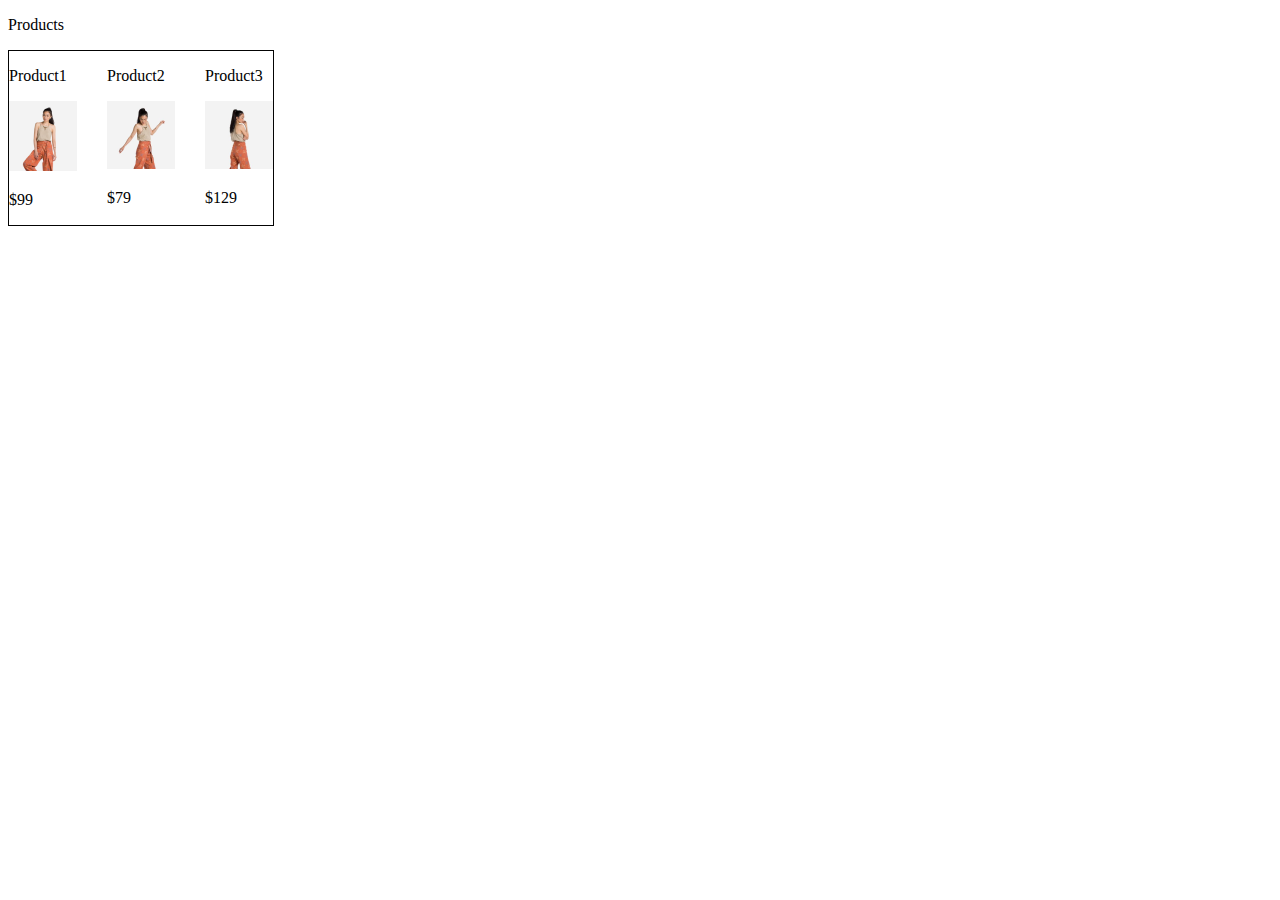
<file: test/index.html>
<!DOCTYPE html>
<html lang="en">
<head>
    <link rel="stylesheet" href="products.css">
    <link rel="stylesheet" href="product.css">
    <meta charset="UTF-8">
    <title>Title</title>

</head>
<body>
<div id="content">
    <p id="p1">Products</p>
    <div id="products"></div>
</div>
</body>
<script type="module" src="main.js"></script>
<script type="module" src="appendProducts.js"></script>
</html>
</file>
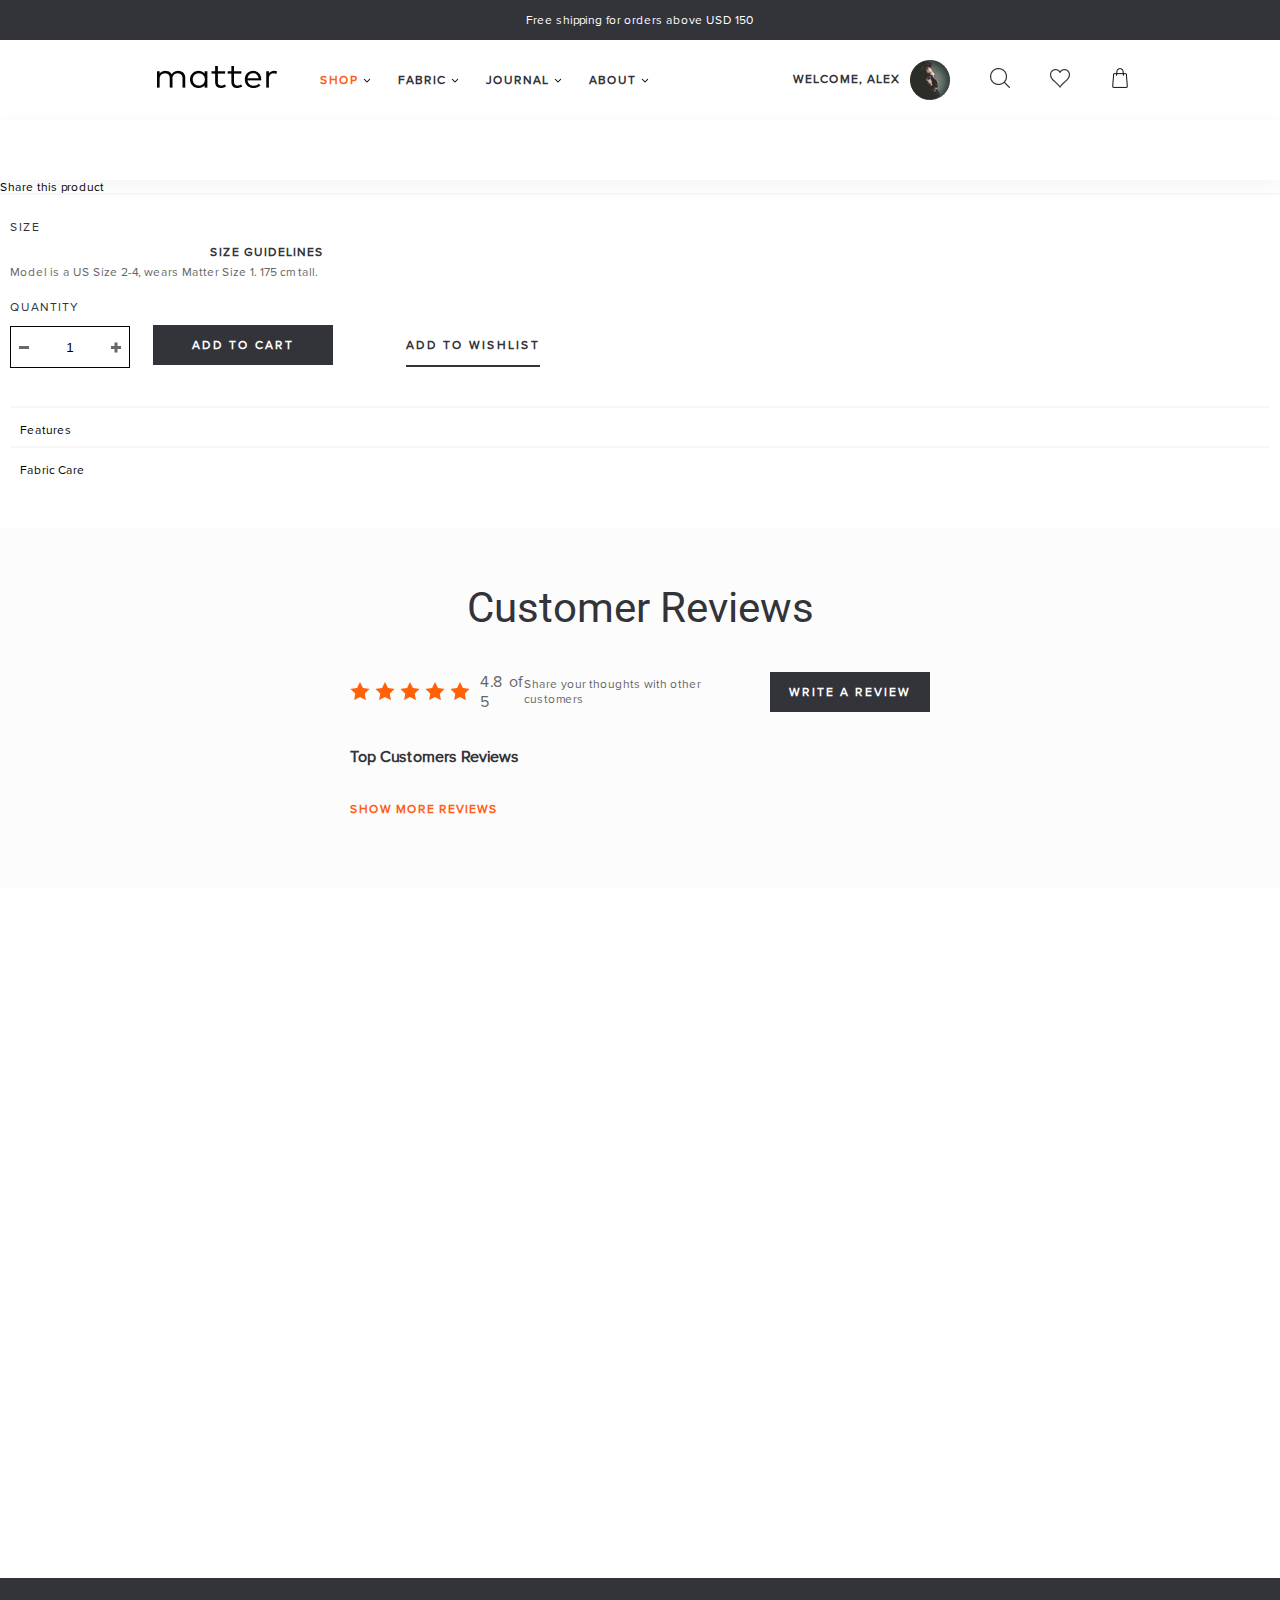
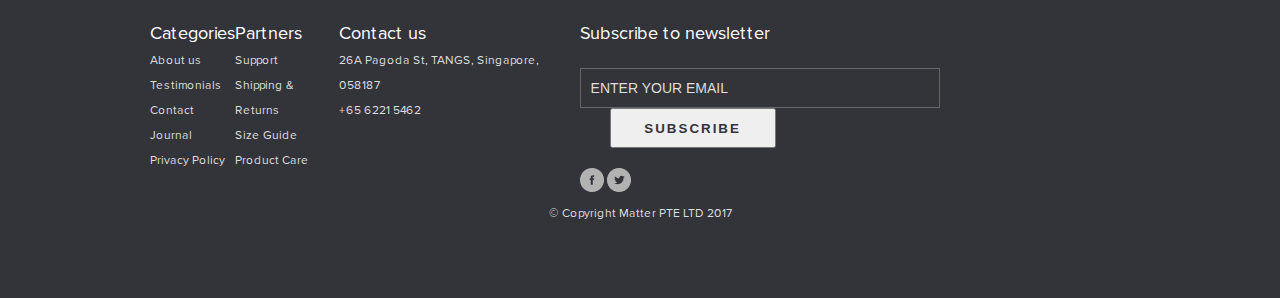
<file: product-page/product.html>
<!DOCTYPE html>
<html lang="en">
<head>
    <meta charset="UTF-8">
    <title>TestProduct</title>
    <link rel="preconnect" href="https://fonts.googleapis.com">
    <link rel="preconnect" href="https://fonts.gstatic.com" crossorigin>
    <link href="https://fonts.googleapis.com/css2?family=Roboto&display=swap" rel="stylesheet">
    <link rel="stylesheet" href="../style/general.css">
    <link rel="stylesheet" href="../style/header.css">
    <link rel="stylesheet" href="../style/menu.css">

    <link rel="stylesheet" href="../style/footer.css">

    <link rel="stylesheet" href="/product-page/product-page-marking.css">
</head>
<body>
<div class="underline">Free shipping for orders above USD 150</div>


<!--Header-->

<div class="header">
    <div class="header-pages">
        <a href="#" class="logo"><img src="../img/Logo.png" alt="logo"></a>
        <a href="#" class="header-page activePage">SHOP</a>
        <a href="#" class="header-page">FABRIC</a>
        <a href="#" class="header-page">JOURNAL</a>
        <a href="#" class="header-page">ABOUT</a>
    </div>

    <div class="header-user-sections">
        <span class="user">
            <span class="welcome">WELCOME, ALEX</span>
            <img src="../img/user-photo.png" alt="userPhoto">
        </span>
        <a href="#"><img src="../icons/002-magnifying-glass.png" alt="search"></a>
        <a href="#"> <img src="../icons/001-heart-outline.png" alt="heart"></a>
        <a href="#"><img src="../icons/icons8-shopping-bag-20.png" alt="shopping-bag"></a>
    </div>
</div>

<div class="bar">
    <div class="bread-crumbs"></div>
</div>

<div class="product">

    <div class="photos-and-links">
        <div class="product-slider"></div>
        <div class="share-links">
            <p>Share this product</p>
        </div>
    </div>

    <div class="product-info">
        <div class="product-details"></div>

        <div class="companyInfo"></div>

        <div class="order-options">
            <div class="sizes-container">
                <p class="size-title">Size</p>

<!--                <div class="size-buttons">-->
<!--                    <button class="size-button active" value = '1'>1</button>-->
<!--                    <button class="size-button">2</button>-->
<!--                    <button class="size-button">3</button>-->
<!--                    <button class="size-button">4</button>-->
<!--                </div>-->

                <a class="size-guide" href="https://www.google.com/">Size Guidelines</a>
                <p class="size-description">Model is a US Size 2-4, wears Matter Size 1. 175 cm tall.</p>
            </div>

            <div class="quantity">
                <p class="quantity-title">Quantity</p>
                <div class="quantity-input">
                    <span class="minus-btn">
                        <span class="minus"></span>
                    </span>
                    <input type="number" min="1" value="1">
                    <span class="plus-btn">
                         <div class="plus"><span></span></div>
                    </span>
                </div>
                <button class="add-to-cart">Add to cart</button>
                <button class="add-to-wishlist">Add to wishlist</button>
            </div>

            <div class="features">
                <p class="features-header">Features</p>
            </div>

            <div class="fabric-care">
                <p class="fabric-care-header">Fabric Care</p>
                <div class="fabric-care-list"></div>
            </div>
        </div>
    </div>
</div>
<div class="add-Info"></div>

<div class="reviews">
    <p class="reviews-header">Customer Reviews</p>

    <div class="reviews-details">
        <div class="rating">
            <img src="../product-page/icons/stars.png" alt="">
            <p class="rating-number">4.8 of 5</p>
        </div>
        <div class="write-review">
            <p class="write-review-title" >Share your thoughts with other customers</p>
            <button class="write-review-button">Write a review</button>
        </div>
    </div>

    <p class="top-reviews-title">Top Customers Reviews</p>

    <div class="comments"></div>

    <button class="more-reviews-button">Show more reviews</button>
</div>

<div class="recommendation"></div>

<div class="footer">
    <div class="footer-content">
        <div class="footer-categories">
            <p class="footer-link-header">Categories</p>
            <div class="footer-links">
                <a href="#">About us</a>
                <a href="#">Testimonials</a>
                <a href="#">Contact</a>
                <a href="#">Journal</a>
                <a href="#">Privacy Policy</a>
            </div>
        </div>
        <div class="footer-partners">
            <p class="footer-link-header">Partners</p>
            <div class="footer-links">
                <a href="#">Support</a>
                <a href="#">Shipping & Returns</a>
                <a href="#">Size Guide</a>
                <a href="#">Product Care</a>
            </div>
        </div>
        <div class="communication">
            <div class="contacts">
                <p class="footer-link-header">Contact us</p>
                <div class="footer-links">
                    <a href="#">26A Pagoda St, TANGS, Singapore, 058187</a>
                    <a href="#">+65 6221 5462</a>
                </div>
            </div>
        </div>
        <div class="newsletter">
            <p class="footer-link-header">Subscribe to newsletter</p>
            <form>
                <input class="subscribe-input" type="email" placeholder="ENTER YOUR EMAIL">
                <input class="subscribe-button" type="submit" value="Subscribe">
            </form>
            <div class="social-media">
                <a href="https://www.facebook.com/" target="_blank"><img src="/icons/facebook-icon.png" alt="facebook-icon"></a>
                <a href="https://twitter.com" target="_blank"><img src="/icons/twitter-icon.png" alt="twitter-icon"></a>
            </div>
        </div>
    </div>
    <div class="copyright">© Copyright Matter PTE LTD 2017</div>
</div>
<script src="scripts/appendSizes.js"></script>
<script type="module" src="scripts/updatePageData.js"></script>
<script src="order.js"></script>
<script src="scripts/slider.js"></script>

</body>
</html>
</file>
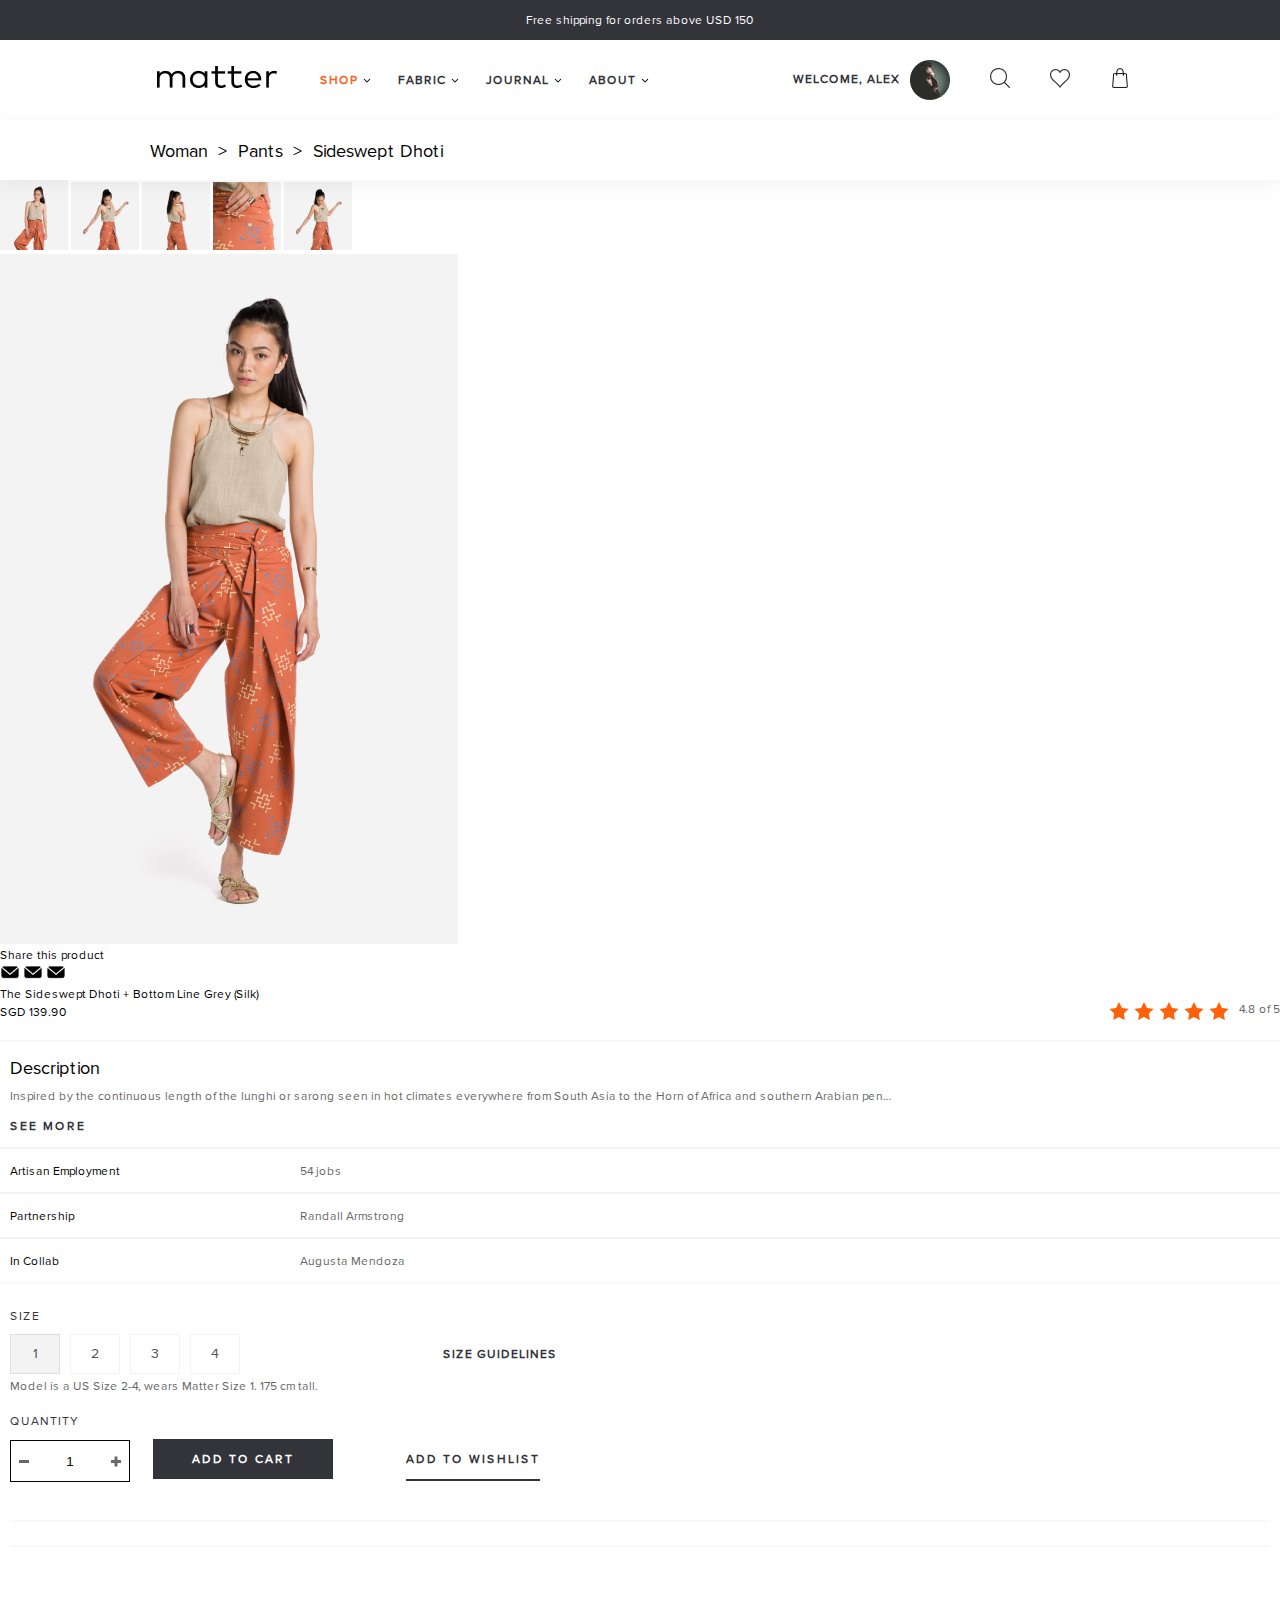
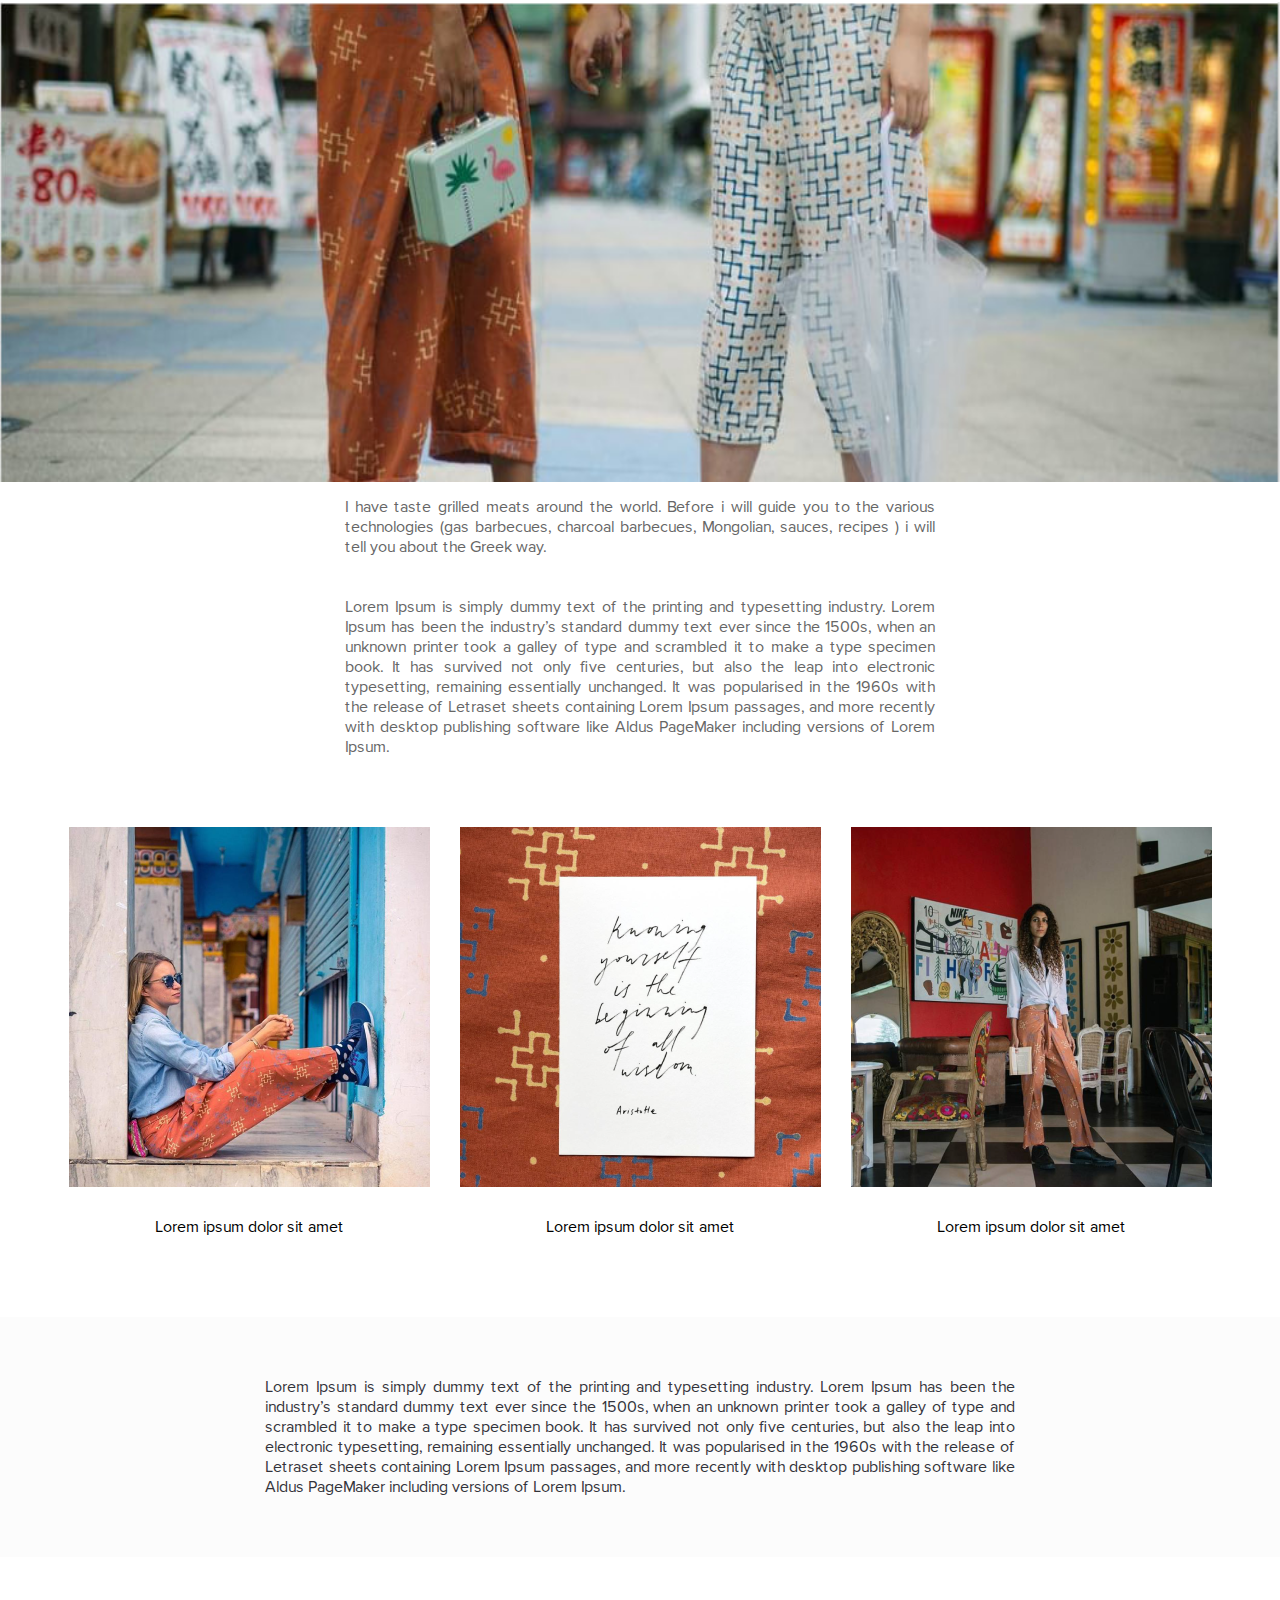
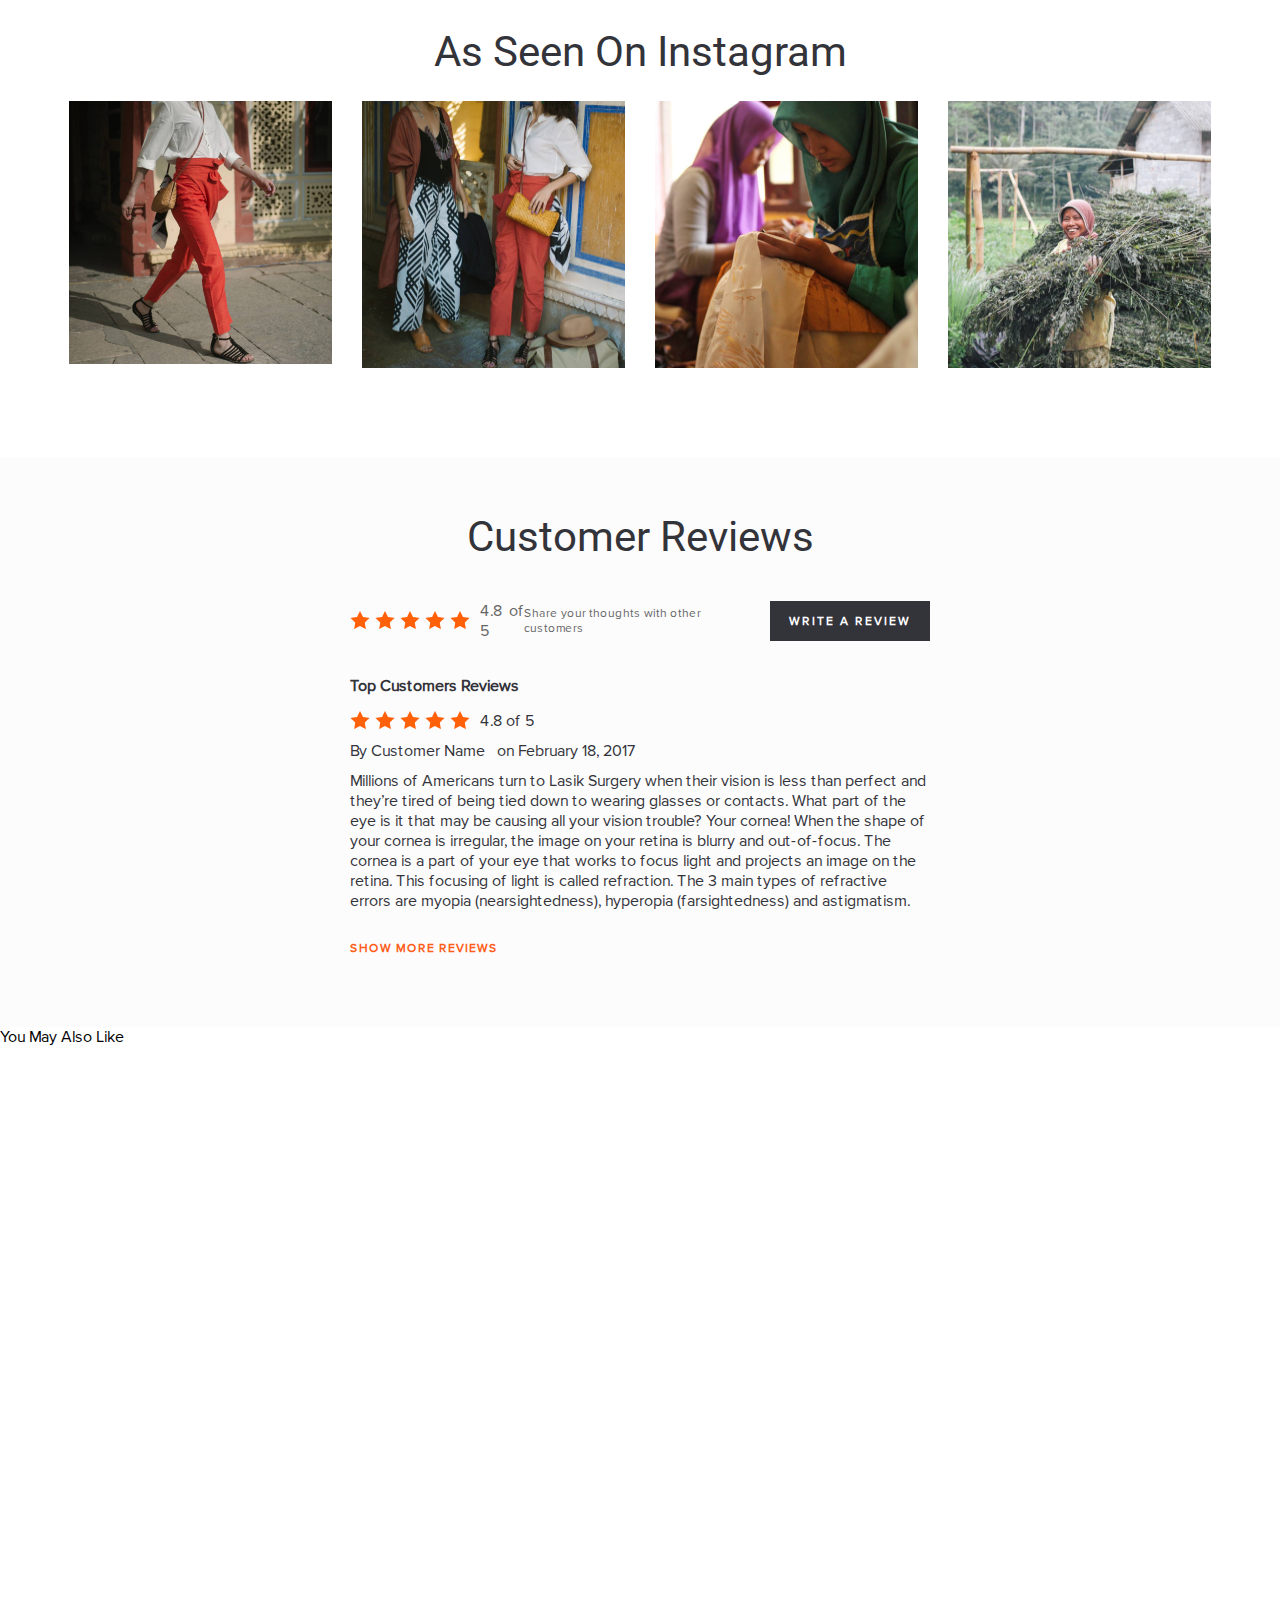
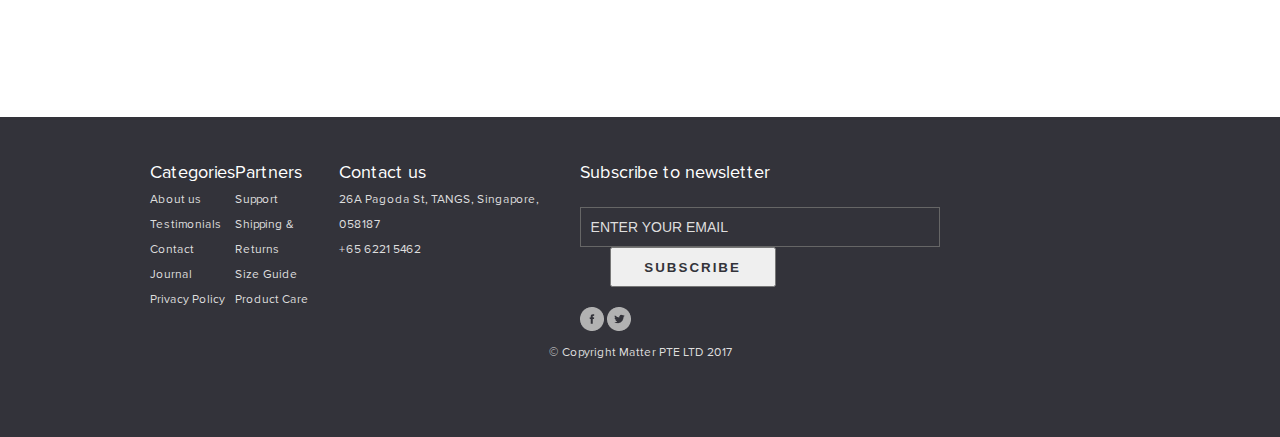
<file: product-page/productPage.html>
<!DOCTYPE html>
<html lang="en">
<head>
    <meta charset="UTF-8">
    <title>Product1</title>
    <link rel="preconnect" href="https://fonts.googleapis.com">
    <link rel="preconnect" href="https://fonts.gstatic.com" crossorigin>
    <link href="https://fonts.googleapis.com/css2?family=Roboto&display=swap" rel="stylesheet">
    <link rel="stylesheet" href="../style/general.css">
    <link rel="stylesheet" href="../style/header.css">
    <link rel="stylesheet" href="../style/menu.css">

    <link rel="stylesheet" href="../style/footer.css">

    <link rel="stylesheet" href="/product-page/product-page-marking.css">

</head>

<body>

<div class="underline">Free shipping for orders above USD 150</div>


<!--Header-->

<div class="header">
    <div class="header-pages">
        <a href="#" class="logo"><img src="../img/Logo.png" alt="logo"></a>
        <a href="#" class="header-page activePage">SHOP</a>
        <a href="#" class="header-page">FABRIC</a>
        <a href="#" class="header-page">JOURNAL</a>
        <a href="#" class="header-page">ABOUT</a>
    </div>

    <div class="header-user-sections">
        <span class="user">
            <span class="welcome">WELCOME, ALEX</span>
            <img src="../img/user-photo.png" alt="userPhoto">
        </span>
        <a href="#"><img src="../icons/002-magnifying-glass.png" alt="search"></a>
        <a href="#"> <img src="../icons/001-heart-outline.png" alt="heart"></a>
        <a href="#"><img src="../icons/icons8-shopping-bag-20.png" alt="shopping-bag"></a>
    </div>
</div>

<!--Bread Crumbs-->

<div class="bar">
    <div class="bread-crumbs">
        <a href="#">Woman</a>
        <p> > </p>
        <a href="#">Pants</a>
        <p> > </p>
        <a href="#">Sideswept Dhoti</a>
    </div>
</div>

<div class="product">

    <div class="photos-and-links">
        <div class="product-slider">
            <div class="slider-photos">
                <img class="selectedImg" src="/product-page/img/sliderPhotos/Bitmap(Small).png" alt="photo1">
                <img src="/product-page/img/sliderPhotos/Bitmap2(Small).png" alt="photo2">
                <img src="/product-page/img/sliderPhotos/Bitmap3(Small).png" alt="photo3">
                <img src="/product-page/img/sliderPhotos/Bitmap4(Small).png" alt="photo4">
                <img src="/product-page/img/sliderPhotos/Bitmap5(Small).png" alt="Video">
            </div>
            <img class="selected-photo" src="/product-page/img/sliderPhotos/Bitmap(Big).png" alt="main photo" width="458px" height="690px">
        </div>
        <div class="share-links">
            <p>Share this product</p>
            <img src="/product-page/icons/email.png" alt="icon1" width="20px">
            <img src="/product-page/icons/email.png" alt="icon2" width="20px">
            <img src="/product-page/icons/email.png" alt="icon3" width="20px">
        </div>
    </div>

    <div class="product-info">
        <div class="product-details">
            <p class="product-name">The Sideswept Dhoti + Bottom Line Grey (Silk)</p>


            <div class="price-and-rating">
                <p class="product-price">SGD 139.90</p>

                <div class="product-rating">
                    <img src="/product-page/icons/stars.png" alt="stars">
                    <p class="rating-number">4.8 of 5</p>
                </div>
            </div>

        </div>

        <div class="product-description">
            <p class="description-title">Description</p>
            <p class="description-text">Inspired by the continuous length of the lunghi or sarong seen in hot climates everywhere from South Asia to the Horn of Africa and southern Arabian pen… </p>
            <a href="#" class="see-more">SEE MORE</a>
        </div>

        <div class="companyInfo">
            <div>
                <p>Artisan Employment</p>
                <p>54 jobs</p>
            </div>

            <div>
                <p>Partnership</p>
                <p>Randall Armstrong</p>
            </div>

            <div>
                <p>In Collab</p>
                <p>Augusta Mendoza</p>
            </div>
        </div>

        <div class="order-options">
            <div class="sizes-container">
                <p class="size-title">Size</p>

                <div class="size-buttons">
                    <button class="size-button active" value = '1'>1</button>
                    <button class="size-button">2</button>
                    <button class="size-button">3</button>
                    <button class="size-button">4</button>
                </div>

                <a class="size-guide" href="#">Size Guidelines</a>
                <p class="size-description">Model is a US Size 2-4, wears Matter Size 1. 175 cm tall.</p>
            </div>

            <div class="quantity">
                <p class="quantity-title">Quantity</p>
                <div class="quantity-input">
                    <span class="minus-btn">
                        <span class="minus"></span>
                    </span>
                    <input type="number" min="1" value="1">
                    <span class="plus-btn">
                         <div class="plus"><span></span></div>
                    </span>
                </div>
                <button class="add-to-cart">Add to cart</button>
                <button class="add-to-wishlist">Add to wishlist</button>
            </div>

            <div class="features"></div>

            <div class="fabric-care"></div>
        </div>

    </div>
</div>

<!--content after product info-->

<div class="add-Info">
    <img src="/product-page/img/large-photo.jpg" alt="" width="100%" height="480px">

    <div class="product-history">
        <p>I have taste grilled meats around the world. Before i will guide you to the various technologies (gas barbecues, charcoal barbecues, Mongolian, sauces, recipes ) i will tell you about the Greek way.</p>

        <p>Lorem Ipsum is simply dummy text of the printing and typesetting industry. Lorem Ipsum has been the industry’s standard dummy text ever since the 1500s, when an unknown printer took a galley of type and scrambled it to make a type specimen book. It has survived not only five centuries, but also the leap into electronic typesetting, remaining essentially unchanged. It was popularised in the 1960s with the release of Letraset sheets containing Lorem Ipsum passages, and more recently with desktop publishing software like Aldus PageMaker including versions of Lorem Ipsum.</p>
    </div>



<!--three small photos -->
    <div class="journal-photos">
        <div class="journal-photo">
            <img src="/product-page/img/img1.png" alt="img1">
            <p>Lorem ipsum dolor sit amet</p>
        </div>

        <div class="journal-photo">
            <img src="/product-page/img/img2.png" alt="img2">
            <p>Lorem ipsum dolor sit amet</p>
        </div>

        <div class="journal-photo">
            <img src="/product-page/img/img3.png" alt="img3">
            <p>Lorem ipsum dolor sit amet</p>
        </div>

    </div>

    <div class="quote">
        <p>Lorem Ipsum is simply dummy text of the printing and typesetting industry. Lorem Ipsum has been the industry’s standard dummy text ever since the 1500s, when an unknown printer took a galley of type and scrambled it to make a type specimen book. It has survived not only five centuries, but also the leap into electronic typesetting, remaining essentially unchanged. It was popularised in the 1960s with the release of Letraset sheets containing Lorem Ipsum passages, and more recently with desktop publishing software like Aldus PageMaker including versions of Lorem Ipsum.</p>
    </div>
</div>


<div class="instagram">
    <p class="insta-title">As Seen On Instagram</p>
    <div class="instagram-photos">
        <a target="_blank" href="https://www.instagram.com/p/C0NGecrNI88/"><img src="../product-page/img/insta1.png" alt="insta1"></a>
        <img src="../product-page/img/insta2.png" alt="insta2">
        <img src="../product-page/img/insta3.png" alt="insta3">
        <img src="../product-page/img/insta4.png" alt="insta4">
    </div>
</div>

<div class="reviews">
    <p class="reviews-header">Customer Reviews</p>

    <div class="reviews-details">
        <div class="rating">
            <img src="../product-page/icons/stars.png" alt="">
            <p class="rating-number">4.8 of 5</p>
        </div>
        <div class="write-review">
            <p class="write-review-title" >Share your thoughts with other customers</p>
            <button class="write-review-button">Write a review</button>
        </div>
    </div>

    <p class="top-reviews-title">Top Customers Reviews</p>

    <div class="comments"></div>

    <button class="more-reviews-button">Show more reviews</button>
</div>

<div class="recommendation">
    <p>You May Also Like</p>
    <div class="rec-products"></div>
</div>


<div class="footer">
    <div class="footer-content">
        <div class="footer-categories">
            <p class="footer-link-header">Categories</p>
            <div class="footer-links">
                <a href="#">About us</a>
                <a href="#">Testimonials</a>
                <a href="#">Contact</a>
                <a href="#">Journal</a>
                <a href="#">Privacy Policy</a>
            </div>
        </div>
        <div class="footer-partners">
            <p class="footer-link-header">Partners</p>
            <div class="footer-links">
                <a href="#">Support</a>
                <a href="#">Shipping & Returns</a>
                <a href="#">Size Guide</a>
                <a href="#">Product Care</a>
            </div>
        </div>
        <div class="communication">
            <div class="contacts">
                <p class="footer-link-header">Contact us</p>
                <div class="footer-links">
                    <a href="#">26A Pagoda St, TANGS, Singapore, 058187</a>
                    <a href="#">+65 6221 5462</a>
                </div>
            </div>
        </div>
        <div class="newsletter">
            <p class="footer-link-header">Subscribe to newsletter</p>
            <form>
                <input class="subscribe-input" type="email" placeholder="ENTER YOUR EMAIL">
                <input class="subscribe-button" type="submit" value="Subscribe">
            </form>
            <div class="social-media">
                <a href="https://www.facebook.com/" target="_blank"><img src="/icons/facebook-icon.png" alt="facebook-icon"></a>
                <a href="https://twitter.com" target="_blank"><img src="/icons/twitter-icon.png" alt="twitter-icon"></a>
            </div>
        </div>
    </div>
    <div class="copyright">© Copyright Matter PTE LTD 2017</div>
</div>
<script src="order.js"></script>
<script type="module" src="../product-page/scripts/appendReviews.js"></script>
</body>
</html>
</file>
<file: test/products.css>
#products {
    display: inline-flex;
    gap: 30px;
    border: #030303 solid 1px;
}
</file>
<file: test/product.css>
#product {
    display: flex;
    gap: 50px;
    justify-content: center;
}
</file>
<file: style/general.css>
* {
  padding: 0;
  margin: 0;
  box-sizing: border-box;
}


body {
  font-family: "Proxima Nova", sans-serif;
  font-size: 12px;
}

a {
  text-decoration: none;
}

button {
  border: none;
  background: transparent;
  font-family: Proxima Nova, sans-serif;
  font-size: 12px;
  cursor: pointer;
}

@font-face {
  font-family: Proxima Nova;
  font-weight: 400;
  src: url("../fonts/ProximaNova-Regular.ttf");
}
</file>
<file: style/header.css>
.underline {
    display: flex;
    align-items: center;
    justify-content: center;
    height: 40px;
    background: #33333A;
    color: white;
}

.header {
    display: flex;
    justify-content: space-between;
    align-items: center;
    height: 80px;
    padding: 0 150px;
}

.header-pages {
    display: flex;
    align-items: center;
    gap: 40px;
}

.header-page {
    position: relative;
    font-weight: 600;
    letter-spacing: 1px;
    color: #33333A;
}

.header-page::after {
    content: url("../icons/arrow-down.png");
    padding-left: 5px;
    position: absolute;
    line-height: 0;
    top: 5px;
}

.header-page.activePage {
    color: #FF5E1B;
}

.header-page.active::after {
    content: url("../icons/arrow-Up-orange.png");
}

.header-user-sections {
    display: flex;
    align-items: center;
    gap: 40px;
}

.user {
    display: flex;
    gap: 10px;
}

.welcome {
    color: #33333A;
    font-weight: 600;
    line-height: 40px;
    letter-spacing: 1px;
}
</file>
<file: style/menu.css>
.bar {
    display: flex;
    justify-content: space-between;
    position: relative;
    padding: 0 150px;
    height: 60px;
    box-shadow: 0 5px 20px 0 rgba(0, 0, 0, 0.05);
}



.bread-crumbs {
    display: flex;
    position: relative;
    top: 20px;
    gap: 10px;
    font-size: 18px;
}

.bread-crumbs a {
    color: #030303;
}

.category-crumbs-container {
    z-index: 3;
}

.category-crumbs-container a {
    display: none;
}

.category-crumbs-container a:first-child {
    display: block;
    color: #FF5E1B;
}

.category-crumbs-container:hover a {
    display: block;
    background: aliceblue;
}

.sorting {
    position: relative;
    top: 10px;
}

.sortBy {
    color: #333;
    font-family: Roboto, sans-serif;
    font-size: 24px;
    line-height: 40px;
    padding-right: 24px;
}

.options {
    width: 165px;
    height: 40px;
    border: 1px solid #DEDEDE;
    color: #515356;
    font-size: 14px;
    text-transform: uppercase;
}


.filter-and-products {
    display: flex;
    gap: 30px;
    padding: 40px 150px 60px;
}

.filter {
    width: 260px;
}

.filter-header {
    display: flex;
    justify-content: space-between;
    min-height: 40px;
}

.selectedCategoriesWrapper {
    color: #33333A;
    letter-spacing: 1px;
    text-transform: uppercase;
    width: 140px;

}

.selectedCategory {
    display: flex;
    justify-content: space-between;
    text-transform: none;
    cursor: pointer; 
    padding: 5px 2px;
    border: 1px solid #030303;
    border-radius: 6px;
    background: #cec5c5;
}



.close-category {
    background: #8f8f96;
    color: #733838;
    border-radius: 5px;
    padding: 0 4px;
    cursor: pointer;

}


.reset {
    color: #FF6008;
    letter-spacing: 1px;
    text-transform: uppercase;
    height: 12px;
}

.categories {
    display: flex;
    flex-direction: column;
    box-shadow: 0 -2px 0 0 #F3F3F3;
}

.categoryContainer {
     color: #333;
     line-height: 40px;

}

.category {
    position: relative;
    display: block;
    font-family: Roboto,sans-serif;
    font-size: 24px;
    cursor: pointer;
}

.category:hover {
    background: rgba(234, 230, 223, 0.84);

}

.category::after {
    position: absolute;
    line-height: 0;
    top: 16px;
    right: 5px;
    content: url("../icons/category-arrow-up.png");
    transition: 0.4s;
}

.category-sections {
    display: flex;
    flex-direction: column;
    color: #33333A;
    letter-spacing: 1px;
    margin-left: 10px;
    text-transform: uppercase;
}

.sub-category {
    cursor: pointer;
    display: block;
    position: relative;
}

.sub-category:hover {
    background: rgba(234, 230, 223, 0.84);
}

.sub-category::before {
    content: url("../icons/arrow-right.png");
    position: absolute;
    top: 14px;
    left: -10px;
    line-height: 0;
    transition: 0.4s;
    transform-origin: center;
}

/*################   hide/show categories    ###############*/

.category:not(.open) ~ .category-sections {
    display: none;
}

.category.open::after{
    line-height: 0;
    content: url("../icons/category-arrow-up.png");
    transform: rotate(180deg);
}

.sub-category:not(.open) ~ .sub-category-inputs {
    display: none;
}

.sub-category.open::before {
    content: url("../icons/arrow-right.png");
    left: -15px;
    transform-origin: center;
    transform: rotate(90deg);
}

.sub-category-inputs {
    display: flex;
    flex-direction: column;
    margin-left: 40px;
    text-transform: uppercase;
}

form[name="categories"] input {
    display: none;
}

input:checked ~ p {
    color: #FF6008;
}

.category-label {
    cursor: pointer;
}

.selectedCategory:not(:hover) .close-category {
    display: none;
}


.category-label:hover {
    background: rgba(234, 230, 223, 0.84);
}
.size-filter {
    display: flex;
    flex-direction: column;
    justify-content: center;
    width: 260px;
    height: 145px;
    box-shadow: 0 -2px 0 0 #F3F3F3;
    color: #33333A;
    line-height: 40px;
    text-transform: uppercase;
}

.size-filter > :first-child {
    display: flex;
    justify-content: center;
    letter-spacing: 1px;
}

.size-filter > :last-child {
    display: flex;
    justify-content: center;
    font-weight: 600;
    letter-spacing: 1px;
    color: #33333A;
}

.sizes {
    display: flex;
    gap: 10px;
    justify-content: center;
}
.size-button{
    display: flex;
    justify-content: center;
    align-items: center;
    width: 50px;
    height: 40px;
    color: #515356;
    font-size: 14px;
    line-height: 20px;
    border: 1px solid #F3F3F3;
    background: white;
}

.size-button.active{
    border: 1px solid #DEDEDE;
    background: #F3F3F3;
}
</file>
<file: style/footer.css>
.footer {
    display: flex;
    flex-direction: column;
    padding: 40px 150px;
    height: 320px;
    background: #33333A;
    color: #DEDEDE;
    line-height: 25px;
}

.footer-content {
    display: flex;
    justify-content: space-between;
}

.footer-link-header {
    font-size: 18px;
    line-height: 30px;
    color: #fff;
}

.footer-links {
    display: flex;
    flex-direction: column;
}

.footer-links a {
    color: #DEDEDE;
}

.communication {

}

.newsletter {
    display: flex;
    flex-direction: column;
    gap: 20px;
}

.subscribe-input {
    width: 360px;
    height: 40px;
    padding: 10px;
    border: 1px solid #666;
    font-size: 14px;
    background: #33333A;
    color: #DEDEDE;
}

.subscribe-button {
    margin-left: 30px;
    width: 166px;
    height: 40px;
    color: #33333A;
    font-weight: 600;
    letter-spacing: 2px;
    text-transform: uppercase;
}

.subscribe-input::placeholder {
    color: #DEDEDE;

}

.copyright {
    align-self: center;
}
</file>
<file: product-page/product-page-marking.css>
@font-face {
    font-family: Proxima Nova;
    font-weight: 400;
    src: url("../fonts/ProximaNova-Regular.ttf");
}

input[type="number"]::-webkit-inner-spin-button,
input[type="number"]::-webkit-outer-spin-button {
    -webkit-appearance: none;
    margin: 0;
}

input[type='number'] {
    text-align: center;
    width: 100px;
    height: 40px;
    border: none;
}

.product-wrapper, .add-Info,  .reviews,  .recommendation {
    font-family: "Proxima Nova", sans-serif;
    font-size: 16px;
}

.header {
    font-size: 12px;
}

.product-wrapper {
    display: flex;
    gap: 30px;
    padding: 40px 150px 60px;
}

.product-wrapper .product-slider {
    display: flex;
    gap: 30px;
}

.product-wrapper .product-slider .selectedImg {
    border: 2px solid #FF5E1B;
    border-bottom: 0;
}

.product-wrapper .slider-photos {
    display: flex;
    flex-direction: column;
    gap: 20px;
}

.product-wrapper .share-links {
    padding: 15px 100px 0 ;
}

.product-wrapper .product-name {
    color: #030303;
    font-family: Roboto, sans-serif;
    font-size: 24px;
}


.price-and-rating {
    display: flex;
    align-items: center;
    justify-content: space-between;

}

.product-wrapper .product-price {
    color: #FF6008;
    font-weight: 300;
    font-size: 24px;
}

.product-rating {
    display: flex;
    gap: 10px;
    height: 20px;
}

.rating-number {
    color: #666;
    text-align: justify;
}

.product-description {
    margin: 20px 0 15px;
    padding: 15px 10px 0;
    box-shadow: 0 -2px 0 0 #F9F8F6;
}

.description-title {
    font-size: 18px;
    padding-bottom: 10px;
}

.description-text {
    padding-bottom: 15px;
    font-weight: 300;
    color: #666;
    text-align: justify;
}

.see-more {
    color: #33333A;
    font-size: 12px;
    font-weight: 600;
    letter-spacing: 2px;
}

.companyInfo {
    position: relative;
}

.companyInfo div {
    display: flex;
    padding: 15px 10px;
    box-shadow: 0 -2px 0 0 #F3F3F3;
}

.companyInfo div p:last-child {
    position: absolute;
    left: 300px;
    color: #666;
}


.order-options {
    padding: 25px 10px 30px;
    box-shadow: 0 -2px 0 0 #F9F8F6;

}

.sizes-container {
    position: relative;
}

.size-title {
    padding-bottom: 10px;
    color: #33333A;
    font-size: 12px;
    letter-spacing: 1px;
    text-transform: uppercase;
}

.size-buttons {
    display: inline-flex;
    gap: 10px;
}

.size-button:disabled {
    cursor: not-allowed;
}

.size-description {
    margin-top: 5px;
    color: #666;
    font-size: 12px;
}

.size-guide {
    padding-left: 200px;
    color: #33333A;
    font-size: 12px;
    font-weight: 600;
    letter-spacing: 1px;
    text-transform: uppercase;
}

.quantity {
    margin-top: 20px;
}

.quantity-title {
    margin-bottom: 10px;
    color: #33333A;
    font-size: 12px;
    letter-spacing: 1px;
    text-transform: uppercase;
}

.quantity-input {
    display: inline-flex;
    width: 120px;
    border: 1px solid #030303;
}

.quantity-input input {
    width: 80%;
}

.plus-btn, .minus-btn {
    display: flex;
    align-items: center;
    user-select: none;
    padding: 0 8px;
}

.minus, .plus, .plus span {
    display: block;
    width: 10px;
    height: 3px;
    background: #696969;
}

.plus span {
    transform: rotate(90deg);
}


.add-to-cart {
    margin-left: 20px;
    width: 180px;
    height: 40px;
    background: #33333A;
    color: #FFF;
    font-size: 12px;
    font-weight: 700;
    letter-spacing: 2px;
    text-transform: uppercase;
}

.add-to-wishlist {
    height: 40px;
    margin-left: 70px;
    box-shadow: 0 2px 0 0  #33333A;
    color: #33333A;
    text-align: center;
    font-size: 12px;
    font-weight: 600;
    letter-spacing: 2px;
    text-transform: uppercase;
}

.features {
    display: flex;
    flex-direction: column;
    gap: 10px;
    margin-top: 40px;
    padding: 15px 10px 10px;
    box-shadow: 0 -2px 0 0 #F9F8F6;
}

.features-header:not(.opened) ~ a{
    display: none;
}

.features a {
    color: #666;
    text-align: justify;
}

.fabric-care {
    display: flex;
    flex-direction: column;
    gap: 10px;
    padding: 15px 10px 10px;
    box-shadow: 0 -2px 0 0 #F9F8F6;

}

.fabric-care-header:not(.opened) ~ p{
    display: none;
}

.product-history {
    padding: 10px 345px;
    color: #666;
    text-align: justify;
}

.product-history p:first-child {
    padding-bottom: 40px;
}

.journal-photos {
    display: flex;
    justify-content: center;
    gap: 30px;
    padding: 60px 150px 80px;
}

.journal-photo p {
    padding-top: 25px;
    text-align: center;
}

.quote {
    display: flex;
    justify-content: center;
    padding: 60px 0;
    background: #FCFCFC;
    color: #33333A;
}

.quote p {
    width: 750px;
    text-align: justify;
}

.instagram {
    height: 500px;
}

.insta-title {
    color: #33333A;
    text-align: center;
    padding: 70px 0 25px;
    font-family: Roboto, sans-serif;
    font-size: 42px;
}

.instagram-photos {
    display: flex;
    justify-content: center;
    gap: 30px;
}

.reviews {
    padding: 55px 350px 70px;
    color: #33333A;
    background: #FCFCFC;
}

.reviews-header {
    color: #33333A;
    text-align: center;
    font-family: Roboto, sans-serif;
    font-size: 42px;
}

.reviews-details {
    display: flex;
    justify-content: space-between;
    padding-top: 40px;
}

.reviews-details div {
    display: flex;
    align-items: center;
    gap: 10px;
}

.reviews-details div:last-child {
    gap: 20px;
}

.write-review-title {
    color: #666;
    font-size: 12px;
}

.write-review-button {
    width: 170px;
    height: 40px;
    background: #33333A;

    color: #FFF;
    font-weight: 700;
    letter-spacing: 2px;
    text-transform: uppercase;
}

.top-reviews-title {
    padding: 35px 0 15px;
    color: #33333A;
    font-weight: 600;
}

.review {
    margin-bottom: 10px;
}

.review-rating {
    display: flex;
    gap: 10px;
    padding-bottom: 10px;
}

.review-user-details {
    display: flex;
    gap: 12px;
    padding-bottom: 10px;
}

.more-reviews-button {
    padding-top: 20px;
    color: #FF5E1B;
    font-size: 12px;
    font-weight: 600;
    letter-spacing: 1px;
    text-transform: uppercase;
}

.recommendation {
    height: 690px;
}
</file>
